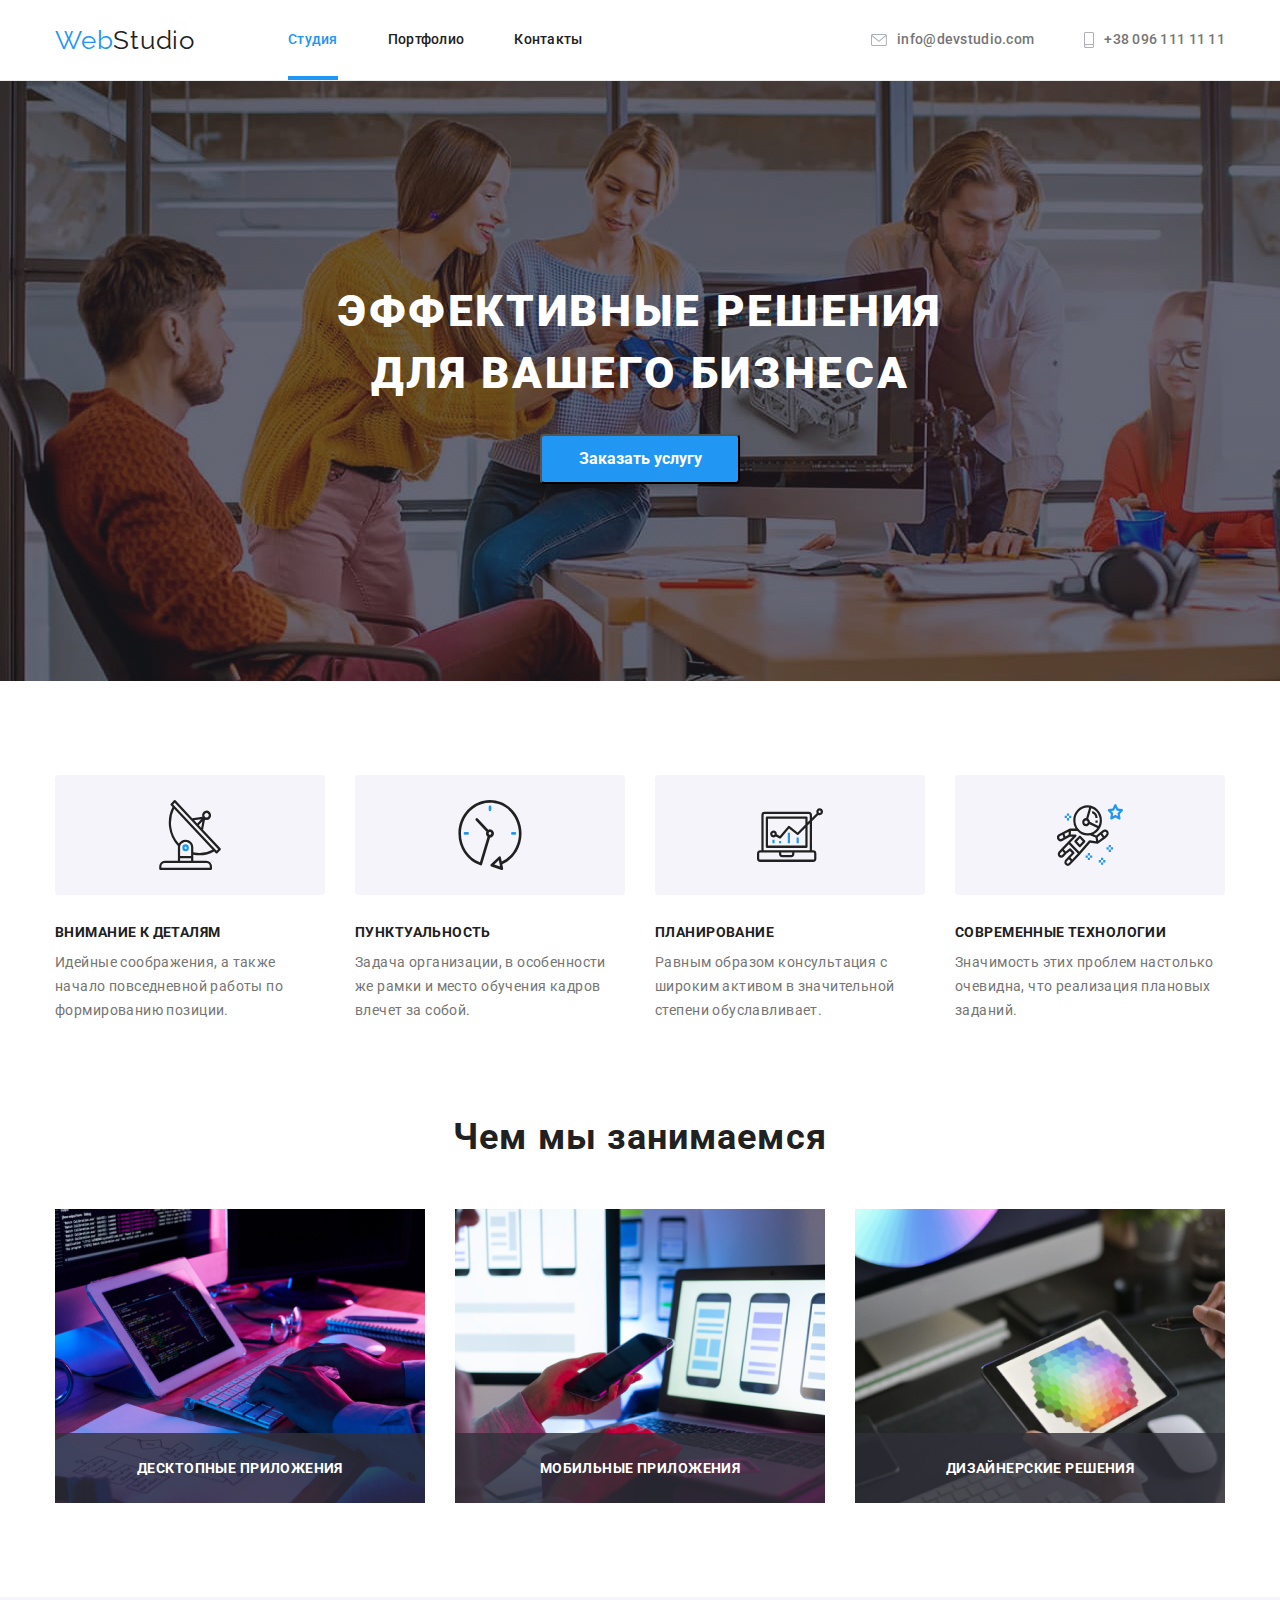
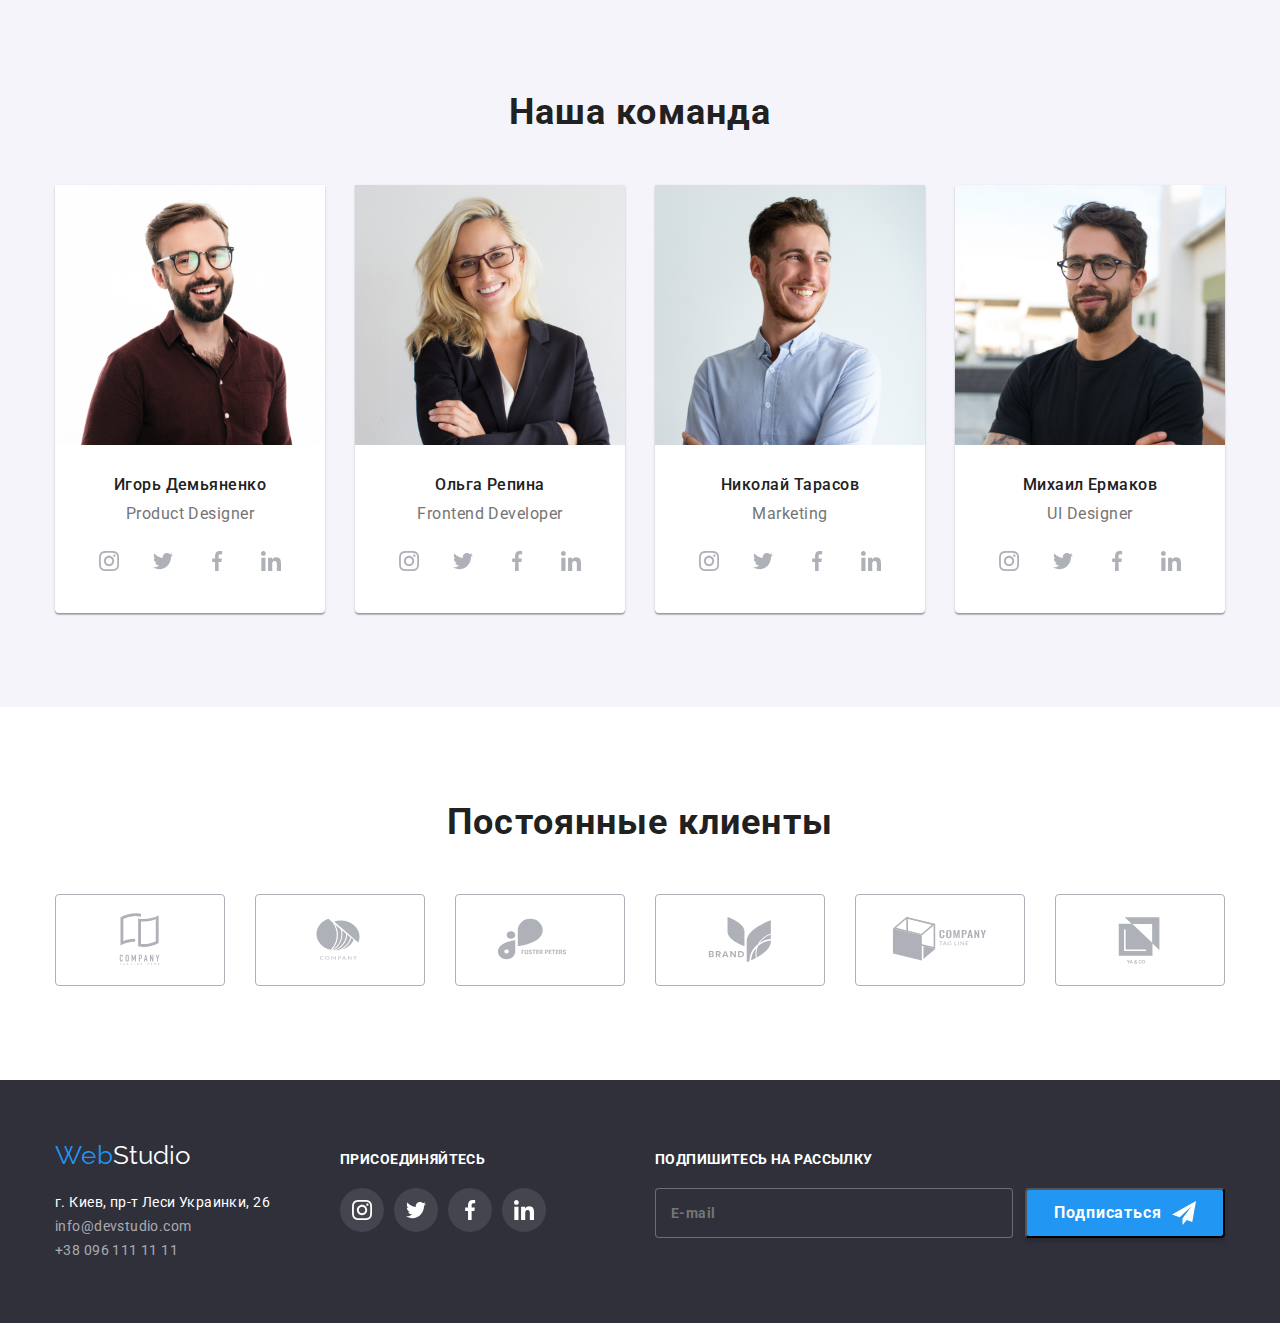
<file: index.html>
<!DOCTYPE html>
<html lang="ru">
  <head>
    <meta charset="UTF-8" />
    <meta http-equiv="X-UA-Compatible" content="IE=edge" />
    <meta name="viewport" content="width=device-width, initial-scale=1.0" />
    <title>Студия</title>
    <link
      rel="stylesheet"
      href="https://cdnjs.cloudflare.com/ajax/libs/modern-normalize/1.0.0/modern-normalize.min.css"
    />
    <link rel="preconnect" href="https://fonts.googleapis.com" />
    <link rel="preconnect" href="https://fonts.gstatic.com" crossorigin />
    <link
      href="https://fonts.googleapis.com/css2?family=Raleway:wght@700&family=Roboto:wght@400;500;700;900&display=swap"
      rel="stylesheet"
    />
    <link rel="stylesheet" href="./css/styles.css" />
  </head>
  <body>
    <header>
      <div class="header container">
        <nav class="page-nav">
          <a href="" class="page-nav-logo"
            ><span class="logo-web">Web</span
            ><span class="logo-studio">Studio</span></a
          >

          <ul class="nav-list list">
            <li class="nav-list-link">
              <a href="./index.html" class="link accent">Студия</a>
            </li>
            <li class="nav-list-link">
              <a href="./portfolio.html" class="link">Портфолио</a>
            </li>
            <li class="nav-list-link"><a href="" class="link">Контакты</a></li>
          </ul>
        </nav>
        <ul class="page-header-registration list">
          <li class="nav-list-link">
            <a href="mailto:info@devstudio.com" class="mail">
              <svg class="nav-list-icon-mail">
                <use
                  href="./images/icons.svg#icon-envelope-hover"
                  width="16"
                  height="12"
                ></use>
              </svg>
              info@devstudio.com</a
            >
          </li>
          <li class="nav-list-link">
            <a href="tell:+380961111111" class="tell">
              <svg class="nav-list-icon-phone">
                <use
                  href="./images/icons.svg#icon-smartphone-1"
                  width="10"
                  height="16"
                ></use>
              </svg>
              +38 096 111 11 11</a
            >
          </li>
        </ul>
      </div>
    </header>

    <main>
      <section class="hero">
        <div class="container">
          <h1 class="hero-title">
            Эффективные решения <br />
            для вашего бизнеса
          </h1>
          <button type="button" class="hero-button" data-modal-open>
            Заказать услугу
          </button>
        </div>
      </section>

      <section class="specifics section">
        <div class="container">
          <h2 class="visually-hidden">Особенности</h2>

          <ul class="specifics-list list">
            <li class="specifics-section">
              <h3 class="specifics-title">Внимание к деталям</h3>
              <p class="specifics-text">
                Идейные соображения, а также начало повседневной работы по
                формированию позиции.
              </p>
            </li>
            <li class="specifics-section">
              <h3 class="specifics-title">Пунктуальность</h3>
              <p class="specifics-text">
                Задача организации, в особенности же рамки и место обучения
                кадров влечет за собой.
              </p>
            </li>
            <li class="specifics-section">
              <h3 class="specifics-title">Планирование</h3>
              <p class="specifics-text">
                Равным образом консультация с широким активом в значительной
                степени обуславливает.
              </p>
            </li>
            <li class="specifics-section">
              <h3 class="specifics-title">Современные технологии</h3>
              <p class="specifics-text">
                Значимость этих проблем настолько очевидна, что реализация
                плановых заданий.
              </p>
            </li>
          </ul>
        </div>
      </section>

      <section class="works">
        <div class="container">
          <h2 class="works-title">Чем мы занимаемся</h2>

          <ul class="works-list list">
            <li class="works-iteams">
              <img
                class="works-img"
                src="./images/img.jpg"
                alt="Обработка данных"
                width="370"
              />
              <div class="works-item-about">
                <p class="works-iteam-text">Десктопные приложения</p>
              </div>
            </li>
            <li class="works-iteams">
              <img
                class="works-img"
                src="./images/phon.jpg"
                alt="Адаптация для мобильных устройств"
                width="370"
              />
              <div class="works-item-about">
                <p class="works-iteam-text">Мобильные приложения</p>
              </div>
            </li>
            <li class="works-iteams">
              <img
                class="works-img"
                src="./images/planshet.jpg"
                alt="визуальный контент"
                width="370"
              />
              <div class="works-item-about">
                <p class="works-iteam-text">Дизайнерские решения</p>
              </div>
            </li>
          </ul>
        </div>
      </section>

      <section class="about-team section">
        <div class="container">
          <h2 class="about-team-title">Наша команда</h2>

          <ul class="team-list list">
            <li class="person-card">
              <img src="./images/demianenko.jpg" alt="portrait" width="270" />
              <div class="person-text">
                <h3 class="team-name">Игорь Демьяненко</h3>
                <p class="team-position" lang="en">Product Designer</p>
                <ul class="social-icons">
                  <li class="social-list list">
                    <a href="" class="social-list-iteam">
                      <svg class="social-list-icon">
                        <use
                          href="./images/icons.svg#icon-instagram-2"
                          width="20"
                          height="20"
                        ></use>
                      </svg>
                    </a>
                  </li>
                  <li class="social-list list">
                    <a href="" class="social-list-iteam">
                      <svg class="social-list-icon">
                        <use
                          href="./images/icons.svg#icon-twitter-1"
                          width="20"
                          height="20"
                        ></use>
                      </svg>
                    </a>
                  </li>
                  <li class="social-list list">
                    <a href="" class="social-list-iteam">
                      <svg class="social-list-icon">
                        <use
                          href="./images/icons.svg#icon-facebook-1"
                          width="20"
                          height="20"
                        ></use>
                      </svg>
                    </a>
                  </li>
                  <li class="social-list list">
                    <a href="" class="social-list-iteam">
                      <svg class="social-list-icon">
                        <use
                          href="./images/icons.svg#icon-linkedin-1"
                          width="20"
                          height="20"
                        ></use>
                      </svg>
                    </a>
                  </li>
                </ul>
              </div>
            </li>
            <li class="person-card">
              <img src="./images/repina.jpg" alt="portrait" width="270" />
              <div class="person-text">
                <h3 class="team-name">Ольга Репина</h3>
                <p class="team-position" lang="en">Frontend Developer</p>
                <ul class="social-icons">
                  <li class="social-list list">
                    <a href="" class="social-list-iteam">
                      <svg class="social-list-icon">
                        <use
                          href="./images/icons.svg#icon-instagram-2"
                          width="20"
                          height="20"
                        ></use>
                      </svg>
                    </a>
                  </li>
                  <li class="social-list list">
                    <a href="" class="social-list-iteam">
                      <svg class="social-list-icon">
                        <use
                          href="./images/icons.svg#icon-twitter-1"
                          width="20"
                          height="20"
                        ></use>
                      </svg>
                    </a>
                  </li>
                  <li class="social-list list">
                    <a href="" class="social-list-iteam">
                      <svg class="social-list-icon">
                        <use
                          href="./images/icons.svg#icon-facebook-1"
                          width="20"
                          height="20"
                        ></use>
                      </svg>
                    </a>
                  </li>
                  <li class="social-list list">
                    <a href="" class="social-list-iteam">
                      <svg class="social-list-icon">
                        <use
                          href="./images/icons.svg#icon-linkedin-1"
                          width="20"
                          height="20"
                        ></use>
                      </svg>
                    </a>
                  </li>
                </ul>
              </div>
            </li>
            <li class="person-card">
              <img src="./images/tarasov.jpg" alt="portrait" width="270" />
              <div class="person-text">
                <h3 class="team-name">Николай Тарасов</h3>
                <p class="team-position" lang="en">Marketing</p>
                <ul class="social-icons">
                  <li class="social-list list">
                    <a href="" class="social-list-iteam">
                      <svg class="social-list-icon">
                        <use
                          href="./images/icons.svg#icon-instagram-2"
                          width="20"
                          height="20"
                        ></use>
                      </svg>
                    </a>
                  </li>
                  <li class="social-list list">
                    <a href="" class="social-list-iteam">
                      <svg class="social-list-icon">
                        <use
                          href="./images/icons.svg#icon-twitter-1"
                          width="20"
                          height="20"
                        ></use>
                      </svg>
                    </a>
                  </li>
                  <li class="social-list list">
                    <a href="" class="social-list-iteam">
                      <svg class="social-list-icon">
                        <use
                          href="./images/icons.svg#icon-facebook-1"
                          width="20"
                          height="20"
                        ></use>
                      </svg>
                    </a>
                  </li>
                  <li class="social-list list">
                    <a href="" class="social-list-iteam">
                      <svg class="social-list-icon">
                        <use
                          href="./images/icons.svg#icon-linkedin-1"
                          width="20"
                          height="20"
                        ></use>
                      </svg>
                    </a>
                  </li>
                </ul>
              </div>
            </li>
            <li class="person-card">
              <img src="./images/ermakov.jpg" alt="portrait" width="270" />
              <div class="person-text">
                <h3 class="team-name">Михаил Ермаков</h3>
                <p class="team-position" lang="en">UI Designer</p>
                <ul class="social-icons">
                  <li class="social-list list">
                    <a href="" class="social-list-iteam">
                      <svg class="social-list-icon">
                        <use
                          href="./images/icons.svg#icon-instagram-2"
                          width="20"
                          height="20"
                        ></use>
                      </svg>
                    </a>
                  </li>
                  <li class="social-list list">
                    <a href="" class="social-list-iteam">
                      <svg class="social-list-icon">
                        <use
                          href="./images/icons.svg#icon-twitter-1"
                          width="20"
                          height="20"
                        ></use>
                      </svg>
                    </a>
                  </li>
                  <li class="social-list list">
                    <a href="" class="social-list-iteam">
                      <svg class="social-list-icon">
                        <use
                          href="./images/icons.svg#icon-facebook-1"
                          width="20"
                          height="20"
                        ></use>
                      </svg>
                    </a>
                  </li>
                  <li class="social-list list">
                    <a href="" class="social-list-iteam">
                      <svg class="social-list-icon">
                        <use
                          href="./images/icons.svg#icon-linkedin-1"
                          width="20"
                          height="20"
                        ></use>
                      </svg>
                    </a>
                  </li>
                </ul>
              </div>
            </li>
          </ul>
        </div>
      </section>

      <section class="clients section">
        <div class="container">
          <h2 class="works-title">Постоянные клиенты</h2>
          <ul class="clients-list list">
            <li class="client-iteam">
              <a href="" class="client-link">
                <svg class="client">
                  <use href="./images/icons.svg#icon-Logo-1"></use>
                </svg>
              </a>
            </li>
            <li class="client-iteam">
              <a href="" class="client-link">
                <svg class="client">
                  <use href="./images/icons.svg#icon-Logo-2"></use>
                </svg>
              </a>
            </li>
            <li class="client-iteam">
              <a href="" class="client-link">
                <svg class="client">
                  <use href="./images/icons.svg#icon-Logo-3"></use>
                </svg>
              </a>
            </li>
            <li class="client-iteam">
              <a href="" class="client-link">
                <svg class="client">
                  <use href="./images/icons.svg#icon-Logo-4"></use>
                </svg>
              </a>
            </li>
            <li class="client-iteam">
              <a href="" class="client-link">
                <svg class="client">
                  <use href="./images/icons.svg#icon-Logo-5"></use>
                </svg>
              </a>
            </li>
            <li class="client-iteam">
              <a href="" class="client-link">
                <svg class="client">
                  <use href="./images/icons.svg#icon-Logo-6"></use>
                </svg>
              </a>
            </li>
          </ul>
        </div>
      </section>
    </main>

    <footer>
      <div class="container footer">
        <div class="contacts">
          <a href="" class="page-nav-logo"
            ><span class="logo-web">Web</span
            ><span class="logo-studio-footer">Studio</span></a
          >
          <address>
            <ul class="footer-list list">
              <li class="footer-list-adress">
                <a href="address">г. Киев, пр-т Леси Украинки, 26</a>
              </li>
              <li class="footer-list-mail">
                <a href="mailto:info@devstudio.com">info@devstudio.com</a>
              </li>
              <li class="footer-list-tell">
                <a href="tel:+380961111111">+38 096 111 11 11</a>
              </li>
            </ul>
          </address>
        </div>
        <div class="social-contacts">
          <h3 class="tittle-action">Присоединяйтесь</h3>
          <ul class="footer-social-icons">
            <li class="footer-social-list list">
              <a href="" class="social-list-iteam">
                <svg class="footer-social-list-icon">
                  <use
                    href="./images/icons.svg#icon-instagram-2"
                    width="20"
                    height="20"
                  ></use>
                </svg>
              </a>
            </li>
            <li class="footer-social-list list">
              <a href="" class="social-list-iteam">
                <svg class="footer-social-list-icon">
                  <use
                    href="./images/icons.svg#icon-twitter-1"
                    width="20"
                    height="20"
                  ></use>
                </svg>
              </a>
            </li>
            <li class="footer-social-list list">
              <a href="" class="social-list-iteam">
                <svg class="footer-social-list-icon">
                  <use
                    href="./images/icons.svg#icon-facebook-1"
                    width="20"
                    height="20"
                  ></use>
                </svg>
              </a>
            </li>
            <li class="footer-social-list list">
              <a href="" class="social-list-iteam">
                <svg class="footer-social-list-icon">
                  <use
                    href="./images/icons.svg#icon-linkedin-1"
                    width="20"
                    height="20"
                  ></use>
                </svg>
              </a>
            </li>
          </ul>
        </div>
        <form class="subscribe">
          <div class="form-input-mail">
            <label for="email" class="form-label"
              >Подпишитесь на рассылку</label
            >
            <input
              type="email"
              name="email-subscribe"
              id="email"
              placeholder="E-mail"
              required
            />
          </div>
          <button type="submit" class="button-subscribe">Подписаться</button>
        </form>
      </div>
    </footer>

    <div class="backdrop is-hidden" data-modal>
      <div class="modal">
        <b class="modal-text">Оставьте свои данные, мы вам перезвоним</b>
        <form class="modal-form">
          <label class="modal-label">
            <span class="label-text">Имя</span>
            <input
              type="text"
              name="name"
              id="name"
              class="modal-input"
              required
              autofocus
            />
            <svg class="modal-icon">
              <use href="./images/icons.svg#icon-Vector"></use>
            </svg>
          </label>

          <label class="modal-label">
            <span class="label-text">Телефон</span>
            <input
              type="tel"
              name="tel"
              id="tel"
              class="modal-input"
              required
            />
            <svg class="modal-icon">
              <use href="./images/icons.svg#icon-Vector-1"></use>
            </svg>
          </label>

          <label class="modal-label">
            <span class="label-text">Почта</span>
            <input type="email" name="email" class="modal-input" required />
            <svg class="modal-icon">
              <use href="./images/icons.svg#icon-Vector-2"></use>
            </svg>
          </label>

          <label class="modal-label">
            <span class="label-text">Комментарий</span>
            <textarea
              name="text"
              rows="10"
              class="modal-input textarea"
              placeholder="Введите текст"
            ></textarea>
          </label>

          <label class="checkbox-label">
            <input type="checkbox" class="check-input visually-hidden" />
            <span class="check">
              <svg class="chech-svg" width="16" height="15">
                <use href="./images/icons.svg#icon-on"></use>
              </svg>
            </span>
            <span class="agreement-text"
              >Соглашаюсь с рассылкой и принимаю
            </span>
            <a href="" class="agreement-link accent"> Условия договора</a>
          </label>

          <button type="submit" class="registration-btn">Отправить</button>
          <button type="button" class="button-close" data-modal-close>
            <svg class="close-btn-svg">
              <use href="./images/icons.svg#icon-close-black-18dp-2-1"></use>
            </svg>
          </button>
        </form>
      </div>
    </div>
    <script src="./modal.js"></script>
  </body>
</html>
</file>
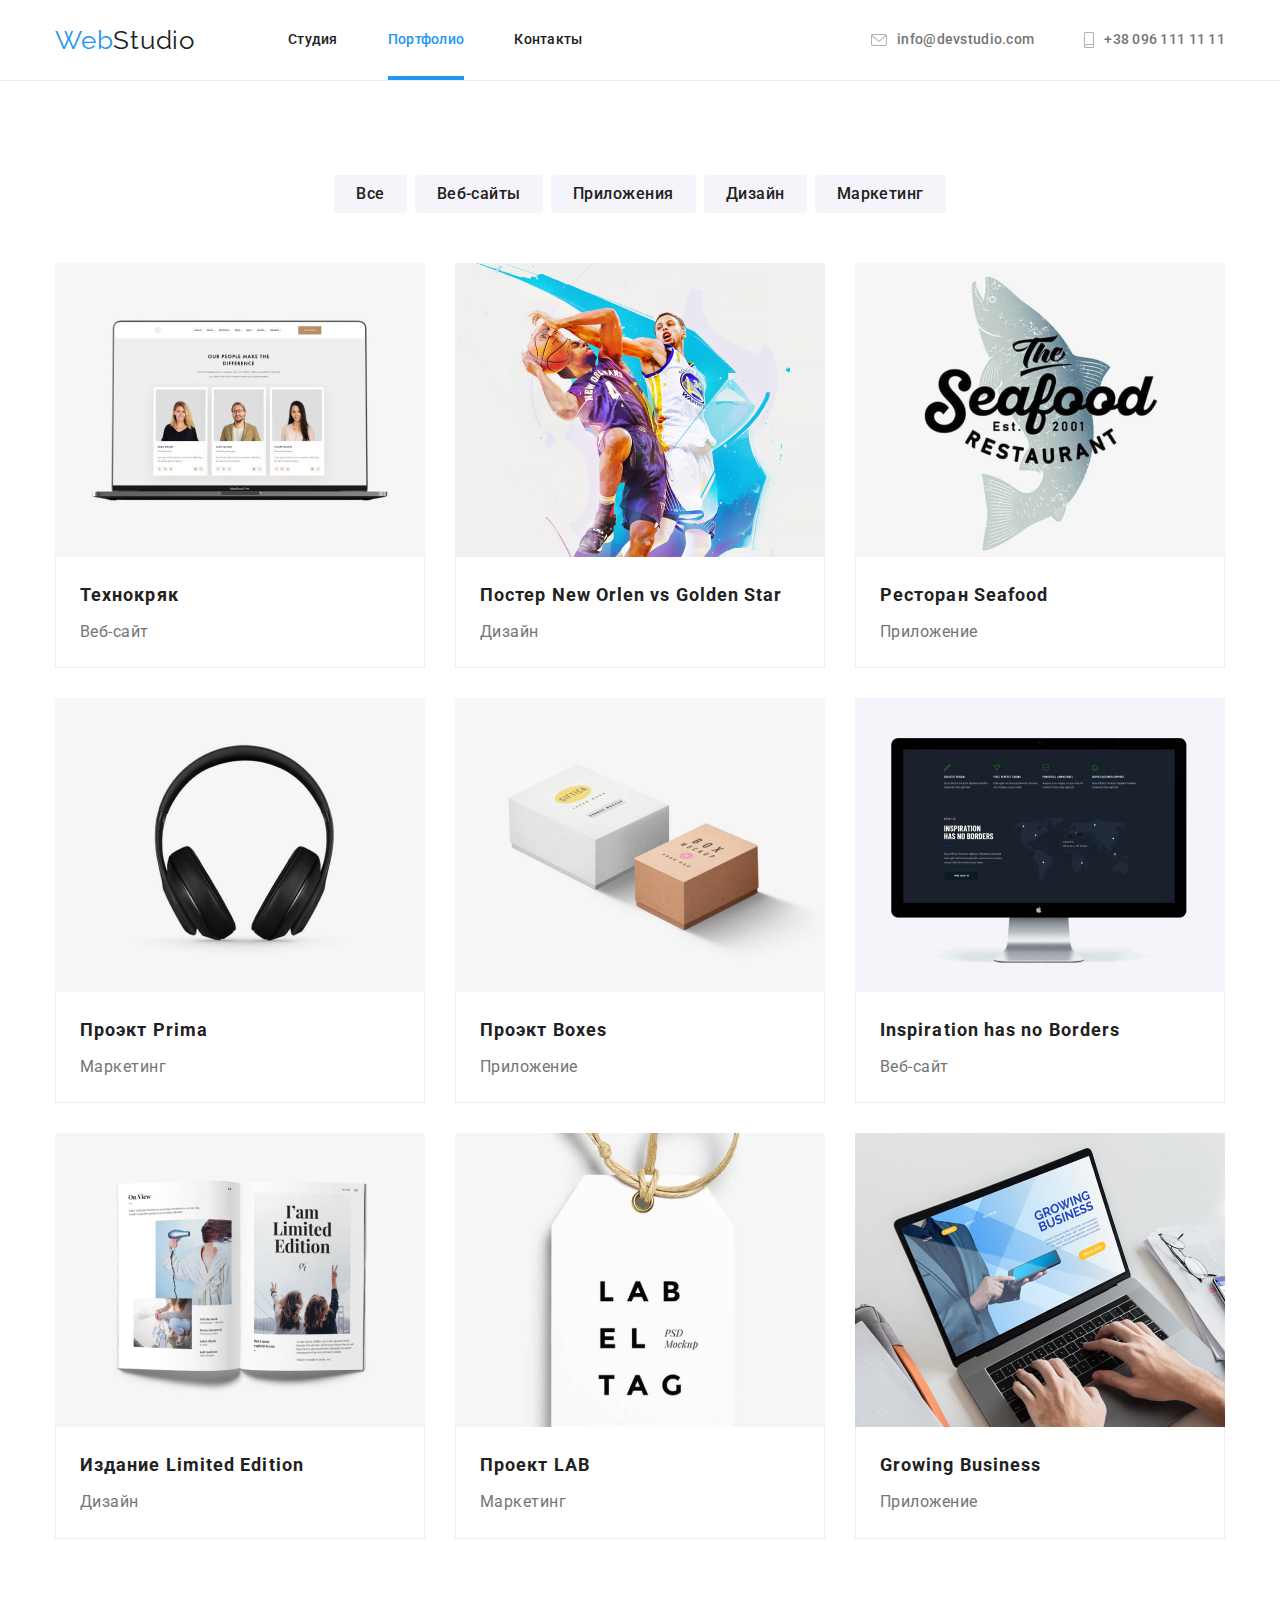
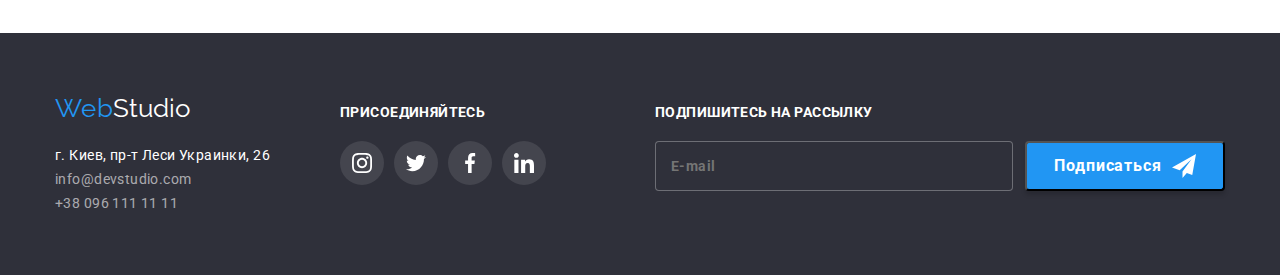
<file: portfolio.html>
<!DOCTYPE html>
<html lang="ru">
  <head>
    <meta charset="UTF-8" />
    <meta http-equiv="X-UA-Compatible" content="IE=edge" />
    <meta name="viewport" content="width=device-width, initial-scale=1.0" />
    <title>Портфоліо</title>
    <link
      rel="stylesheet"
      href="https://cdnjs.cloudflare.com/ajax/libs/modern-normalize/1.0.0/modern-normalize.min.css"
    />
    <link rel="preconnect" href="https://fonts.googleapis.com" />
    <link rel="preconnect" href="https://fonts.gstatic.com" crossorigin />
    <link
      href="https://fonts.googleapis.com/css2?family=Raleway:wght@700&family=Roboto:wght@400;500;700;900&display=swap"
      rel="stylesheet"
    />
    <link rel="stylesheet" href="./css/styles.css" />
  </head>

  <body>
        <header>
      <div class="header container">
        <nav class="page-nav">
          <a href="" class="page-nav-logo"
            ><span class="logo-web">Web</span
            ><span class="logo-studio">Studio</span></a
          >

          <ul class="nav-list list">
            <li class="nav-list-link">
              <a href="./index.html" class="link">Студия</a>
            </li>
            <li class="nav-list-link">
              <a href="./portfolio.html" class="link accent">Портфолио</a>
            </li>
            <li class="nav-list-link"><a href="" class="link">Контакты</a></li>
          </ul>
        </nav>
        <ul class="page-header-registration list">
          <li class="nav-list-link">
            <a href="mailto:info@devstudio.com" class="mail">
              <svg class="nav-list-icon-mail">
                <use
                  href="./images/icons.svg#icon-envelope-hover"
                  wight="16"
                  hight="12"
                ></use>
              </svg>
              info@devstudio.com</a
            >
          </li>
          <li class="nav-list-link">
            <a href="tell:+380961111111" class="tell">
              <svg class="nav-list-icon-phone">
                <use
                  href="./images/icons.svg#icon-smartphone-1"
                  wight="10"
                  hight="16"
                ></use>
              </svg>
              +38 096 111 11 11</a
            >
          </li>
        </ul>
      </div>
    </header>


    <main>
      <section class="section">
        <div class="container">
          <h1 class="visually-hidden">Портфолио</h1>
          <ul class="nav list">
            <li class="nav-iteams">
              <button type="button" class="nav-button">Все</button>
            </li>
            <li class="nav-iteams">
              <button type="button" class="nav-button">Веб-сайты</button>
            </li>
            <li class="nav-iteams">
              <button type="button" class="nav-button">Приложения</button>
            </li>
            <li class="nav-iteams">
              <button type="button" class="nav-button">Дизайн</button>
            </li>
            <li class="nav-iteams">
              <button type="button" class="nav-button">Маркетинг</button>
            </li>
          </ul>
          <ul class="project-cards list">
            <li class="project">
              <div class=" project-img-box">
              <img
                class="project-photo"
                src="./images/project1.jpg"
                alt="Технокряк"
                width="370"
                height="294"
              />
              <div class="project-overlay">
                <p class="project-overlay-text">
                  Ресурс предлагает комплексные предложения с разным уровнем функционала и сервисов.Все это позволит посетителю получить исчерпывающие сведения о компании или частном лице.
                </p>
                </div>
              </div>
              <div class="project-text">
              <h2 class="project-name">Технокряк</h2>
              <p class="project-about">Веб-сайт</p>
            </div>
            </li>
            <li class="project">
              <div class=" project-img-box">
              <img
                class="project-photo"
                src="./images/project2.jpg"
                alt="Poster"
                width="370"
                height="294"
              />
              <div class="project-overlay">
                <p class="project-overlay-text">
                  Ресурс предлагает комплексные предложения с разным уровнем функционала и сервисов.Все это позволит посетителю получить исчерпывающие сведения о компании или частном лице.
                </p>
                </div>
              </div>
              <div class="project-text">
              <h2 class="project-name">
                Постер <span lang="en">New Orlen vs Golden Star</span>
              </h2>
              <p class="project-about">Дизайн</p>
            </li>
            <li class="project">
              <div class=" project-img-box">
              <img
                class="project-photo"
                src="./images/project3.jpg"
                alt="Seafood"
                width="370"
                height="294"
              />
               <div class="project-overlay">
                <p class="project-overlay-text">
                  Ресурс предлагает комплексные предложения с разным уровнем функционала и сервисов.Все это позволит посетителю получить исчерпывающие сведения о компании или частном лице.
                </p>
                </div>
              </div>
              <div class="project-text">
              <h2 class="project-name">
                Ресторан <span lang="en">Seafood</span>
              </h2>
              <p class="project-about">Приложение</p>
            </li>
            <li class="project">
              <div class=" project-img-box">
                 <img
                class="project-photo"
                src="./images/project4.jpg"
                alt="Prima"
                width="370"
                height="294"
              />
               <div class="project-overlay">
                <p class="project-overlay-text">
                  Ресурс предлагает комплексные предложения с разным уровнем функционала и сервисов.Все это позволит посетителю получить исчерпывающие сведения о компании или частном лице.
                </p>
                </div>
              </div>
              <div class="project-text">
              <h2 class="project-name">Проэкт <span lang="en">Prima</span></h2>
              <p class="project-about">Маркетинг</p>
            </li>
            <li class="project">
              <div class=" project-img-box">
                 <img
                class="project-photo"
                src="./images/project5.jpg"
                alt="Boxes"
                width="370"
                height="294"
              />
               <div class="project-overlay">
                <p class="project-overlay-text">
                  Ресурс предлагает комплексные предложения с разным уровнем функционала и сервисов.Все это позволит посетителю получить исчерпывающие сведения о компании или частном лице.
                </p>
                </div>
            </div>
              <div class="project-text">
              <h2 class="project-name">Проэкт <span lang="en"> Boxes</span></h2>
              <p class="project-about">Приложение</p>
            </li>
            <li class="project">
              <div class=" project-img-box">
                   <img
                class="project-photo"
                src="./images/project6.jpg"
                alt="Borders"
                width="370"
                height="294"
              />
               <div class="project-overlay">
                <p class="project-overlay-text">
                  Ресурс предлагает комплексные предложения с разным уровнем функционала и сервисов.Все это позволит посетителю получить исчерпывающие сведения о компании или частном лице.
                </p>
                </div>
              </div>          
              <div class="project-text">
              <h2 class="project-name" lang="en">Inspiration has no Borders</h2>
              <p class="project-about">Веб-сайт</p>
            </li>
            <li class="project">
               <div class=" project-img-box">
                <img
                class="project-photo"
                src="./images/project7.jpg"
                alt="Limited Edition"
                width="370"
                height="294"
              />
               <div class="project-overlay">
                <p class="project-overlay-text">
                  Ресурс предлагает комплексные предложения с разным уровнем функционала и сервисов.Все это позволит посетителю получить исчерпывающие сведения о компании или частном лице.
                </p>
                </div>
               </div>      
              <div class="project-text">
              <h2 class="project-name">
                Издание <span lang="en">Limited Edition</span>
              </h2>
              <p class="project-about">Дизайн</p>
            </li>
            <li class="project">
              <div class=" project-img-box">
                  <img
                class="project-photo"
                src="./images/project8.jpg"
                alt="Lab"
                width="370"
                height="294"
              />
                <div class="project-overlay">
                <p class="project-overlay-text">
                  Ресурс предлагает комплексные предложения с разным уровнем функционала и сервисов.Все это позволит посетителю получить исчерпывающие сведения о компании или частном лице.
                </p>
                </div>
              </div>
              <div class="project-text">
              <h2 class="project-name">Проект <span lang="en">LAB</span></h2>
              <p class="project-about">Маркетинг</p>
            </li>
            <li class="project">
              <div class=" project-img-box">
                     <img
                class="project-photo"
                src="./images/project9.jpg"
                alt="Growing Business"
                width="370"
                height="294"
              />
               <div class="project-overlay">
                <p class="project-overlay-text">
                  Ресурс предлагает комплексные предложения с разным уровнем функционала и сервисов.Все это позволит посетителю получить исчерпывающие сведения о компании или частном лице.
                </p>
                </div>
              </div>        
              <div class="project-text">
              <h2 class="project-name" lang="en">Growing Business</h2>
              <p class="project-about">Приложение</p>
            </li>
          </ul>
        </div>
      </section>
    </main>

 <footer>
      <div class="container footer">
        <div class="contacts">
          <a href="" class="page-nav-logo"
            ><span class="logo-web">Web</span
            ><span class="logo-studio-footer">Studio</span></a
          >
          <address>
            <ul class="footer-list list">
              <li class="footer-list-adress">
                <a href="address">г. Киев, пр-т Леси Украинки, 26</a>
              </li>
              <li class="footer-list-mail">
                <a href="mailto:info@devstudio.com">info@devstudio.com</a>
              </li>
              <li class="footer-list-tell">
                <a href="tel:+380961111111">+38 096 111 11 11</a>
              </li>
            </ul>
          </address>
        </div>
        <div class="social-contacts">
          <h3 class="tittle-action">Присоединяйтесь</h3>
          <ul class="footer-social-icons">
            <li class="footer-social-list list">
              <a href="" class="social-list-iteam">
                <svg class="footer-social-list-icon">
                  <use
                    href="./images/icons.svg#icon-instagram-2"
                    width="20"
                    height="20"
                  ></use>
                </svg>
              </a>
            </li>
            <li class="footer-social-list list">
              <a href="" class="social-list-iteam">
                <svg class="footer-social-list-icon">
                  <use
                    href="./images/icons.svg#icon-twitter-1"
                    width="20"
                    height="20"
                  ></use>
                </svg>
              </a>
            </li>
            <li class="footer-social-list list">
              <a href="" class="social-list-iteam">
                <svg class="footer-social-list-icon">
                  <use
                    href="./images/icons.svg#icon-facebook-1"
                    width="20"
                    height="20"
                  ></use>
                </svg>
              </a>
            </li>
            <li class="footer-social-list list">
              <a href="" class="social-list-iteam">
                <svg class="footer-social-list-icon">
                  <use
                    href="./images/icons.svg#icon-linkedin-1"
                    width="20"
                    height="20"
                  ></use>
                </svg>
              </a>
            </li>
          </ul>
        </div>
        <form class="subscribe">
          <div class="form-input-mail">
            <label for="email" class="form-label"
              >Подпишитесь на рассылку</label
            >
            <input
              type="email"
              name="email-subscribe"
              id="email"
              placeholder="E-mail"
              required
            />
          </div>
          <button type="submit" class="button-subscribe">Подписаться</button>
        </form>
      </div>
    </footer>
      </div>
    </footer>
  </body>
</html>
</file>
<file: css/styles.css>
:root {
  --primary-text-color: #757575;
  --title-text-color: #212121;
  --accent-color: #2196f3;
  --bj-color: #ffffff;
  --bj-hero: #2f303a;
  --bj-about: #e5e5e5;
  --bj-team: #f5f4fa;
  --social-icon: #afb1b8;
  --social-icon-hover: #ffffff;
  --iteam: 3;
  --indent: 30px;
  --time-transformatiom: 250ms;
  --time-function: cubic-bezier(0.4, 0, 0.2, 1);
}

.visually-hidden {
  clip: rect(0 0 0 0);
  clip-path: inset(50%);
  height: 1px;
  overflow: hidden;
  position: absolute;
  white-space: nowrap;
  width: 1px;
}

.section {
  padding-top: 94px;
  padding-bottom: 94px;
}

img {
  display: block;
  max-width: 100%;
  height: auto;
}

h1,
h2,
h3,
h4,
p {
  margin: 0;
}

body {
  font-family: "Roboto", sans-serif;
  justify-content: center;
  align-items: baseline;
}

header {
  border-bottom: 1px solid #ececec;
}

.header {
  display: flex;
  background-color: var(--bj-color);
}

.container {
  width: 1200px;
  padding-left: 15px;
  padding-right: 15px;
  margin-left: auto;
  margin-right: auto;
}

.page-nav {
  display: flex;
  align-items: center;
}

.logo-web {
  font-family: "Raleway", sans-serif;
  font-size: 26px;
  line-height: 1.19;
  letter-spacing: 0.03em;
  color: var(--accent-color);
}

.logo-studio {
  font-family: "Raleway", sans-serif;
  font-size: 26px;
  line-height: 1.19;
  letter-spacing: 0.03em;
  color: var(--title-text-color);
}

.list {
  list-style: none;
  margin: 0;
  padding: 0;
}

.link,
.mail,
.tell {
  text-decoration: none;
  transition-property: color;
  transition-duration: var(--time-transformatiom);
  transition-timing-function: var(--time-function);
}

.nav-list-link {
  display: flex;
  position: relative;
  align-items: baseline;
}

.nav-list-link .accent::after {
  content: "";
  position: absolute;
  left: 0;
  bottom: 0;
  width: 100%;
  height: 4px;
  background-color: var(--accent-color);
}

.nav-list-link:not(:last-child) {
  margin-right: 50px;
}

.link {
  display: block;
  font-weight: 500;
  font-size: 14px;
  line-height: 1.14;
  letter-spacing: 0.02em;
  color: var(--title-text-color);
  padding-top: 32px;
  padding-bottom: 32px;
}

.nav-list-link .link:hover,
.nav-list-link .link:focus {
  color: var(--accent-color);
}

.accent {
  color: var(--accent-color);
}

.mail,
.tell {
  display: flex;
  font-weight: 500;
  font-size: 14px;
  line-height: 1.14;
  letter-spacing: 0.02em;
  color: var(--primary-text-color);
  align-items: center;
}

.nav-list {
  display: flex;
  align-items: center;
  margin-left: 93px;
}

.nav-list-icon-mail {
  width: 16px;
  height: 12px;
  fill: var(--social-icon);
  padding: 0;
  margin-right: 10px;
  align-items: center;
  justify-content: center;
  transition-property: fill;
  transition-duration: var(--time-transformatiom);
  transition-timing-function: var(--time-function);
}

.nav-list-icon-phone {
  width: 10px;
  height: 16px;
  fill: var(--social-icon);
  padding: 0;
  margin-right: 10px;
  align-items: center;
  justify-content: center;
  transition-property: fill;
  transition-duration: var(--time-transformatiom);
  transition-timing-function: var(--time-function);
}

.nav.list .link {
  display: block;
  align-items: center;
  justify-content: baseline;
}

.page-header-registration {
  display: flex;
  align-items: center;
  margin-left: auto;
}

.nav-list-link:hover {
  color: var(--accent-color);
}

.nav-list-link .mail:hover,
.nav-list-link .tell:hover,
.nav-list-link .mail:focus,
.nav-list-link .tell:focus {
  color: var(--accent-color);
}

.nav-list-link:hover .nav-list-icon-mail {
  fill: var(--accent-color);
}

.nav-list-link:hover .nav-list-icon-phone {
  fill: var(--accent-color);
}

.page-nav-logo {
  text-decoration: none;
}

.hero {
  padding-top: 200px;
  padding-bottom: 210px;
  max-width: 1600px;
  max-height: 600px;
  margin-left: auto;
  margin-right: auto;
  background-image: linear-gradient(
      to right,
      rgba(47, 48, 58, 0.4),
      rgba(47, 48, 58, 0.4)
    ),
    url(../images/bg-team.jpg);
  background-color: var(--bj-hero);
  background-size: cover;
  background-repeat: no-repeat;
}

.hero-title {
  text-align: center;
  text-transform: uppercase;
  font-weight: 900;
  font-size: 44px;
  line-height: 1.4;
  letter-spacing: 0.06em;
  color: var(--bj-color);
}

.hero-button {
  display: block;
  margin-left: auto;
  margin-right: auto;
  margin-top: 30px;
  width: 200px;
  height: 50px;
  border-radius: 4px;
  background: var(--accent-color);
  box-shadow: 0px 4px 4px rgba(0, 0, 0, 0.15);
  font-weight: 700;
  font-size: 16px;
  line-height: 1.9;
  text-align: center;
  color: var(--bj-color);
}

.hero-button:hover,
.hero-button:focus {
  cursor: pointer;
}

.specifics {
  padding-top: 94px;
  padding-bottom: 94px;
}

.specifics-list {
  display: flex;
  align-items: center;
  margin-left: auto;
  margin-right: auto;
}

.specifics-section::before {
  display: block;
  content: "";
  height: 120px;
  background: #f5f4fa;
  border-radius: 4px;
  margin-bottom: 30px;
  background-position: center;
  background-size: contain;
  background-repeat: no-repeat;
}

.specifics-section:nth-child(1)::before {
  background-image: url(../images/antenna-1.svg);
  background-size: 66px 70px;
}

.specifics-section:nth-child(2)::before {
  background-image: url(../images/clock-1.svg);
  background-size: 66px 70px;
}

.specifics-section:nth-child(3)::before {
  background-image: url(../images/diagram-1.svg);
  background-size: 66px 70px;
}

.specifics-section:nth-child(4)::before {
  background-image: url(../images/astronaut-1.svg);
  background-size: 66px 70px;
}

.specifics-section:not(:last-child) {
  margin-right: 30px;
}

.specifics-title {
  font-weight: 700;
  font-size: 14px;
  line-height: 1.14;
  letter-spacing: 0.03em;
  text-transform: uppercase;
  color: var(--title-text-color);
  margin-bottom: 10px;
}

.specifics-text {
  width: 270px;
  font-size: 14px;
  line-height: 1.7;
  letter-spacing: 0.03em;
  color: var(--primary-text-color);
}

.works {
  padding-bottom: 94px;
}

.works-title {
  text-align: center;
  font-weight: 700;
  font-size: 36px;
  line-height: 1.2;
  letter-spacing: 0.03em;
  color: var(--title-text-color);
}

.works-list {
  display: flex;
  margin-top: 50px;
}

.works-img {
  max-width: 370px;
}

.works-item-about {
  display: flex;
  justify-content: center;
  align-items: center;
  background-color: rgba(47, 48, 58, 0.8);
  height: 70px;
}

.works-iteam-text {
  font-weight: 700;
  font-size: 14px;
  line-height: 16px;
  text-align: center;
  letter-spacing: 0.03em;
  text-transform: uppercase;
  color: var(--bj-color);
}

.works-iteams {
  position: relative;
}

.works-item-about {
  position: absolute;
  width: 100%;
  right: 0;
  bottom: 0;
}

.works-iteams:not(:first-child) {
  margin-left: 30px;
}

.about {
  background-color: var(--bj-about);
}
.about-team {
  background-color: var(--bj-team);
}

.about-team-title {
  font-weight: 700;
  font-size: 36px;
  line-height: 1.2;
  text-align: center;
  letter-spacing: 0.03em;
  color: var(--title-text-color);
}

.team-list {
  display: flex;
  margin-top: 50px;
}

.person-card {
  box-sizing: border-box;
  width: 270px;
  height: auto;
  background-color: var(--bj-color);
  border-radius: 0px 0px 4px 4px;
  box-shadow: 0px 1px 3px rgba(0, 0, 0, 0.12), 0px 1px 1px rgba(0, 0, 0, 0.14),
    0px 2px 1px rgba(0, 0, 0, 0.2);
}

.person-card:not(:last-child) {
  margin-right: 30px;
}

.person-text {
  align-items: center;
  padding-top: 30px;
  padding-bottom: 30px;
}

.team-name {
  font-weight: 500;
  font-size: 16px;
  line-height: 1.2;
  text-align: center;
  letter-spacing: 0.03em;
  color: var(--title-text-color);
  margin-bottom: 0px;
}

.team-position {
  font-size: 16px;
  line-height: 1.2;
  text-align: center;
  letter-spacing: 0.03em;
  color: var(--primary-text-color);
  margin-top: 10px;
}

.social-icons {
  display: flex;
  align-content: center;
  justify-content: center;
  margin-top: 16px;
  margin-left: auto;
  margin-left: auto;
  padding: 0;
}

.social-list {
  transition-property: background-color;
  transition-duration: var(--time-transformatiom);
  transition-timing-function: var(--time-function);
}

.social-list-iteam {
  display: flex;
  width: 44px;
  height: 44px;
  border-radius: 50%;
  align-items: center;
  justify-content: center;
  transition-property: background-color;
  transition-duration: var(--time-transformatiom);
  transition-timing-function: var(--time-function);
}

.social-list-iteam:hover {
  background-color: var(--accent-color);
}

.social-list-icon {
  width: 20px;
  height: 20px;
  fill: var(--social-icon);
  transition-property: fill;
  transition-duration: var(--time-transformatiom);
  transition-timing-function: var(--time-function);
}

.social-list-iteam:hover .social-list-icon {
  fill: var(--social-icon-hover);
}

.social-list:not(:last-child) {
  margin-right: 10px;
}

.clients-list {
  display: flex;
  align-items: center;
  justify-content: center;
  margin-top: 50px;
}

.client-link {
  display: inline-flex;
  align-items: center;
  justify-content: center;
  width: 170px;
  height: 92px;
  border: 1px solid var(--social-icon);
  border-radius: 4px;
  transition-property: border-color;
  transition-duration: var(--time-transformatiom);
  transition-timing-function: var(--time-function);
}

.client-link:hover,
.client-link:focus {
  border-color: var(--accent-color);
}

.client-iteam:not(:last-child) {
  margin-right: 30px;
}

.client {
  display: inline-flex;
  width: 106px;
  height: 60px;
  fill: var(--social-icon);
  transition-property: fill;
  transition-duration: var(--time-transformatiom);
  transition-timing-function: var(--time-function);
}

.client-link:hover .client,
.client-link:focus .client {
  fill: var(--accent-color);
}

footer {
  background-color: var(--bj-hero);
  padding-top: 60px;
  padding-bottom: 60px;
}

.footer {
  display: flex;
  justify-content: flex-start;
  align-items: baseline;
}

.logo-studio-footer {
  font-family: "Raleway", sans-serif;
  font-size: 26px;
  line-height: 1.2;
  color: var(--bj-color);
}

address {
  margin-top: 20px;
}

.footer-list {
  text-decoration: none;
}

.footer-list-adress > a {
  font-style: normal;
  font-weight: 400;
  font-size: 14px;
  line-height: 1.7;
  letter-spacing: 0.03em;
  text-decoration: none;
  color: var(--bj-color);
}

.footer-list-mail > a {
  font-style: normal;
  font-weight: 400;
  font-size: 14px;
  line-height: 1.7;
  letter-spacing: 0.03em;
  color: rgba(255, 255, 255, 0.6);
  text-decoration: none;
  transition-property: color;
  transition-duration: var(--time-transformatiom);
  transition-timing-function: var(--time-function);
}

.footer-list-tell > a {
  font-style: normal;
  font-weight: 400;
  font-size: 14px;
  line-height: 1.7;
  letter-spacing: 0.03em;
  color: rgba(255, 255, 255, 0.6);
  text-decoration: none;
  transition-property: color;
  transition-duration: var(--time-transformatiom);
  transition-timing-function: var(--time-function);
}

.footer-list-mail > a:hover,
.footer-list-tell > a:hover,
.footer-list-mail > a:focus,
.footer-list-tell > a:focus {
  color: var(--accent-color);
}

.social-contacts {
  width: 206px;
  height: 80px;
  align-items: center;
  margin-left: 70px;
}

.tittle-action {
  font-weight: 700;
  font-size: 14px;
  line-height: 1.14;
  letter-spacing: 0.03em;
  text-transform: uppercase;
  color: var(--social-icon-hover);
}

.footer-social-icons {
  display: inline-flex;
  align-content: center;
  justify-content: center;
  padding-left: 0;
  margin-top: 20px;
  margin-bottom: 0px;
}

.footer-social-list {
  display: flex;
  border-radius: 50%;
  background-color: rgba(255, 255, 255, 0.1);
  align-items: center;
  justify-content: center;
  transition-property: background-color;
  transition-duration: var(--time-transformatiom);
  transition-timing-function: var(--time-function);
}

.footer-social-list:hover,
.footer-social-list:focus {
  background-color: var(--accent-color);
}

.footer-social-list-icon {
  width: 20px;
  height: 20px;
  fill: var(--social-icon-hover);
}

.footer-social-list:not(:last-child) {
  margin-right: 10px;
}

.subscribe {
  position: relative;
  width: 570px;
  margin-left: auto;
  margin-right: 0;
}

.form-input-mail {
  display: flex;
  flex-direction: column;
}

.form-input-mail input {
  margin-top: 20px;
  padding: 15px;
  width: 358px;
  height: 50px;
  border: 1px solid rgba(255, 255, 255, 0.3);
  background-color: var(--bj-hero);
  border-radius: 4px;
  font-weight: 700;
  font-size: 14px;
  line-height: 1.14;
  letter-spacing: 0.03em;
  color: rgba(255, 255, 255, 0.6);
}

.form-input-mailinput::placeholder {
  font-size: 16px;
  line-height: 20px;
  letter-spacing: 0.03em;
  color: rgba(255, 255, 255, 0.6);
}

.form-input-mail label {
  font-weight: 700;
  font-size: 14px;
  line-height: 1.14;
  letter-spacing: 0.03em;
  text-transform: uppercase;
  color: var(--bj-color);
}

.button-subscribe {
  position: absolute;
  display: inline-flex;
  justify-content: center;
  align-items: center;
  right: 0;
  bottom: 0;
  width: 200px;
  height: 50px;
  background: var(--accent-color);
  color: var(--bj-color);
  font-weight: 700;
  font-size: 16px;
  line-height: 1.88;
  letter-spacing: 0.06em;
  box-shadow: 0px 4px 4px rgba(0, 0, 0, 0.15);
  border-radius: 4px;
}

.button-subscribe::after {
  content: "";
  width: 24px;
  height: 24px;
  background-image: url(../images/icon\ send.svg);
  fill: var(--bj-color);
  background-size: contain;
  margin-left: 10px;
}
.nav {
  display: flex;
  align-items: center;
  justify-content: center;
}

.nav-iteams:not(:last-child) {
  margin-right: 8px;
}

.nav-button {
  font-weight: 500;
  font-size: 16px;
  line-height: 1.6;
  text-align: center;
  letter-spacing: 0.03em;
  color: var(--title-text-color);
  background-color: var(--bj-team);
  border-radius: 4px;
  border: none;
  padding-top: 6px;
  padding-left: 22px;
  padding-bottom: 6px;
  padding-right: 22px;
  transition-property: color, background-color, box-shadow;
  transition-duration: var(--time-transformatiom);
  transition-timing-function: var(--time-function);
}

.nav-button:hover,
.nav-button:focus {
  cursor: pointer;
  color: var(--bj-color);
  background-color: var(--accent-color);
  box-shadow: 0px 3px 1px rgba(0, 0, 0, 0.1), 0px 1px 2px rgba(0, 0, 0, 0.08),
    0px 2px 2px rgba(0, 0, 0, 0.12);
}

.project-cards {
  display: flex;
  flex-wrap: wrap;
  margin-top: 50px;
}

.project {
  background-color: var(--bj-color);
  margin-right: 30px;
  margin-bottom: 30px;
  padding: 0;
  transition-property: box-shadow;
  transition-duration: var(--time-transformatiom);
  transition-timing-function: var(--time-function);
}

.project-img-box {
  position: relative;
  overflow: hidden;
}

.project-overlay {
  position: absolute;
  display: flex;
  justify-content: center;
  align-items: center;
  width: 100%;
  height: 100%;
  opacity: 1;
  background-color: rgba(33, 150, 243, 0.9);
  transition-property: transform;
  transition-duration: var(--time-transformatiom);
  transition-timing-function: var(--time-function);
}

.project-overlay-text {
  font-weight: 400;
  font-size: 18px;
  line-height: 1.6;
  letter-spacing: 0.03em;
  color: var(--bj-about);
  padding-left: 24px;
  padding-right: 24px;
}

.project:hover {
  cursor: pointer;
  box-shadow: 0px 1px 1px rgba(0, 0, 0, 0.12), 0px 4px 4px rgba(0, 0, 0, 0.06),
    1px 4px 6px rgba(0, 0, 0, 0.16);
}

.project:hover .project-overlay {
  transform: translateY(-100%);
  opacity: 1;
}

.project:nth-child(3n) {
  margin-right: 0px;
}

.project:nth-child(n + 7) {
  margin-bottom: 0px;
}

.project-text {
  border-bottom: 1px solid #eeeeee;
  border-right: 1px solid #eeeeee;
  border-left: 1px solid #eeeeee;
  padding: 20px 24px;
}

.project-name {
  font-weight: 700;
  font-size: 18px;
  line-height: 2;
  letter-spacing: 0.06em;
  color: var(--title-text-color);
}

.project-about {
  font-size: 16px;
  line-height: 1.9;
  letter-spacing: 0.03em;
  color: var(--primary-text-color);
  margin-top: 4px;
}

.backdrop {
  position: fixed;
  top: 0;
  left: 0;
  width: 100%;
  height: 100%;
  background-color: rgba(0, 0, 0, 0.2);
  opacity: 1;
  transition: opacity 250ms cubic-bezier(0.4, 0, 0.2, 1);
}

.backdrop.is-hidden {
  opacity: 0;
  pointer-events: none;
}

.backdrop.is-hidden .modal {
  transform: translate(-50%, -50%) scale(0.7);
}

.modal {
  position: absolute;
  display: block;
  top: 50%;
  left: 50%;
  min-width: 528px;
  min-height: 581px;
  padding: 40px;
  box-shadow: 0px 1px 3px rgba(0, 0, 0, 0.12), 0px 1px 1px rgba(0, 0, 0, 0.14),
    0px 2px 1px rgba(0, 0, 0, 0.2);
  border-radius: 4px;
  background: var(--bj-color);
  transform: translate(-50%, -50%) scale(1);
  transition: transform 250ms cubic-bezier(0.4, 0, 0.2, 1);
}

.button-close {
  position: fixed;
  display: inline-block;
  align-items: center;
  justify-content: center;
  top: 8px;
  right: 8px;
  width: 30px;
  height: 30px;
  border-radius: 50%;
  border: 1px solid rgba(0, 0, 0, 0.1);
  background-color: rgba(0, 0, 0, 0);
  transition-property: fill;
  transition-duration: var(--time-transformatiom);
  transition-timing-function: var(--time-function);
}

.button-close:hover,
.button-close:focus {
  fill: var(--accent-color);
  cursor: pointer;
}

.close-btn-svg {
  position: absolute;
  top: -17%;
  left: -20%;
  width: 18px;
  height: 18px;
  margin-top: 10px;
  margin-left: 10px;
}
.modal-form {
  margin-top: 12px;
  font-size: 12px;
  line-height: 14px;
  letter-spacing: 0.01em;
  color: var(--primary-text-color);
}

.modal-input {
  height: 40px;
  padding-left: 42px;
  border: 1px solid rgba(33, 33, 33, 0.2);
  border-radius: 4px;
  transition-property: border-color fill;
  transition-duration: var(--time-transformatiom);
  transition-timing-function: var(--time-function);
  outline: none;
}

.modal-input:hover .modal-icon,
.modal-input:focus .modal-icon {
  fill: var(--accent-color);
}

.label-text {
  margin-bottom: 4px;
}

.modal-label {
  position: relative;
  display: flex;
  flex-direction: column;
  margin-bottom: 10px;
}

.modal-icon {
  position: absolute;
  width: 13px;
  height: 13px;
  bottom: 14px;
  left: 15px;
  fill: var(--title-text-color);
  transition-property: fill;
  transition-duration: var(--time-transformatiom);
  transition-timing-function: var(--time-function);
}

.modal-input:hover,
.modal-input:focus {
  border-color: var(--accent-color);
  cursor: pointer;
}

.modal-input:hover + .modal-icon {
  fill: var(--accent-color);
}
.modal-input:focus + .modal-icon {
  fill: var(--accent-color);
}

.textarea {
  padding: 12px;
  padding-left: 16px;
  padding-bottom: 12px;
  padding-right: 16px;
  min-height: 120px;
  resize: none;
  outline: none;
}

.textarea::placeholder {
  font-size: 12px;
  line-height: 1.33;
  letter-spacing: 0.01em;
  color: rgba(117, 117, 117, 0.5);
}

.modal-text {
  margin-bottom: 12px;
  font-weight: 700;
  font-size: 20px;
  line-height: 1.15;
  text-align: center;
  letter-spacing: 0.03em;
  color: var(--title-text-color);
}

.checkbox-label {
  display: flex;
  align-items: center;
  justify-content: center;
}

.check {
  display: flex;
  justify-content: center;
  align-items: center;
  border: 2px solid var(--title-text-color);
  border-radius: 2px;
  margin-right: 8px;
}

.check-input:checked + .check {
  background-color: var(--accent-color);
  border-color: var(--accent-color);
}

.agreement-text,
.agreement-link {
  font-size: 14px;
  line-height: 24px;
  letter-spacing: 0.03em;
}

.registration-btn {
  display: block;
  margin-left: auto;
  margin-right: auto;
  width: 200px;
  height: 52px;
  border: none;
  padding: 10px;
  background-color: var(--accent-color);
  text-align: center;
  color: var(--bj-color);
  font-weight: 700;
  font-size: 16px;
  line-height: 1.88;
  box-shadow: 0px 4px 4px rgba(0, 0, 0, 0.15);
  border-radius: 4px;
  transition-property: background-color, cursor;
  transition-duration: var(--time-transformatiom);
  transition-timing-function: var(--time-function);
  margin-top: 30px;
}

.registration-btn:hover,
.registration-btn:focus {
  background-color: #188ce8;
  cursor: pointer;
}
</file>
